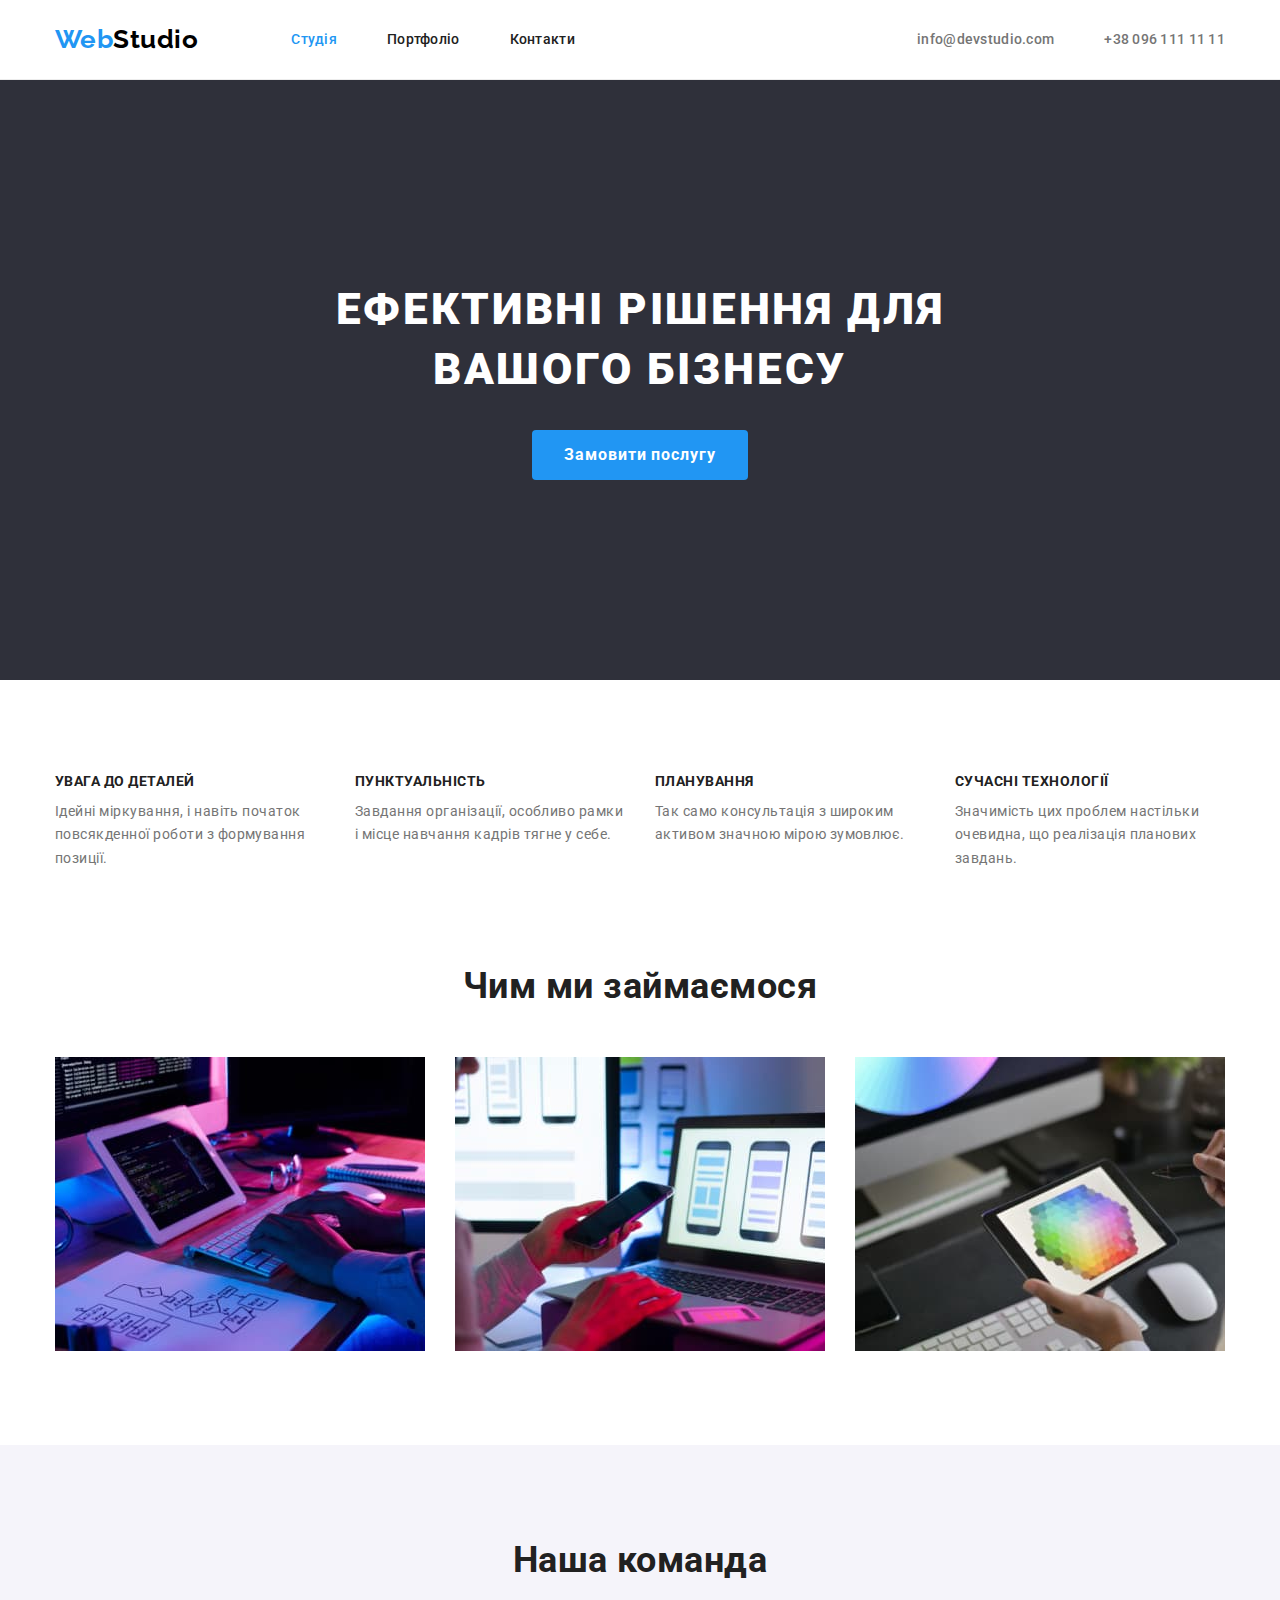
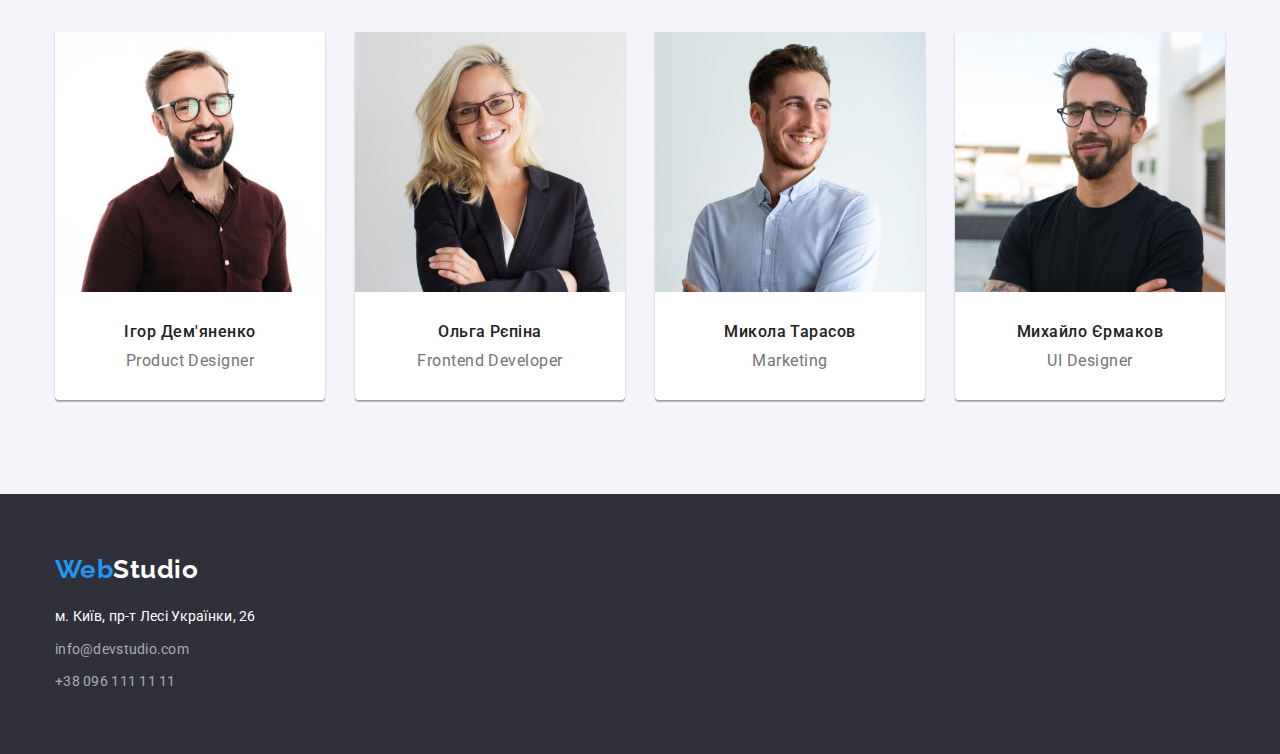
<file: index.html>
<!DOCTYPE html>
<html lang="uk">
  <head>
    <meta charset="UTF-8" />
    <meta http-equiv="X-UA-Compatible" content="IE=edge" />
    <meta name="viewport" content="width=device-width, initial-scale=1.0" />
    <title>homework-03</title>
    <link rel="preconnect" href="https://fonts.googleapis.com" />
    <link rel="preconnect" href="https://fonts.gstatic.com" crossorigin />
    <link
      href="https://fonts.googleapis.com/css2?family=Raleway:wght@700&family=Roboto:wght@400;500;700;900&display=swap"
      rel="stylesheet"
    />
    <link
      rel="stylesheet"
      href="https://cdn.jsdelivr.net/npm/modern-normalize@1.1.0/modern-normalize.min.css"
    />
    <link rel="stylesheet" href="./css/styles.css" />
  </head>
  <body>
    <!--Шапка-->
    <header class="header">
      <div class="container header-block">
        <nav class="nav-block">
          <a class="logo" lang="en" href="./index.html"><span class="logo-web">Web</span>Studio</a>
          <ul class="site-nav list">
            <li><a class="current" href="./index.html">Студія</a></li>
            <li><a href="./portfolio.html">Портфоліо</a></li>
            <li><a href="#">Контакти</a></li>
          </ul>
        </nav>
        <ul class="contacts list">
          <li><a href="mailto:info@devstudio.com">info@devstudio.com</a></li>
          <li><a href="tel:+380961111111">+38 096 111 11 11</a></li>
        </ul>
      </div>
    </header>
    <!--Основний контент-->
    <main>
      <!--Герой-->
      <section class="hero section">
        <div class="container hero-block">
          <h1 class="hero-title">Ефективні рішення для вашого бізнесу</h1>
          <button type="button" class="button">Замовити послугу</button>
        </div>
      </section>
      <!--Особливості-->

      <section class="features section">
        <div class="container">
          <h2 class="non-display">Особливості</h2>
          <ul class="list features-block">
            <li>
              <h3 class="features-title">УВАГА ДО ДЕТАЛЕЙ</h3>
              <p class="about-features">
                Ідейні міркування, і навіть початок повсякденної роботи з формування позиції.
              </p>
            </li>
            <li>
              <h3 class="features-title">ПУНКТУАЛЬНІСТЬ</h3>
              <p class="about-features">
                Завдання організації, особливо рамки і місце навчання кадрів тягне у себе.
              </p>
            </li>
            <li>
              <h3 class="features-title">ПЛАНУВАННЯ</h3>
              <p class="about-features">
                Так само консультація з широким активом значною мірою зумовлює.
              </p>
            </li>
            <li>
              <h3 class="features-title">СУЧАСНІ ТЕХНОЛОГІЇ</h3>
              <p class="about-features">
                Значимість цих проблем настільки очевидна, що реалізація планових завдань.
              </p>
            </li>
          </ul>
        </div>
      </section>

      <!--Чим ми займаємося-->
      <section class="work section">
        <div class="container">
          <h2 class="work-title">Чим ми займаємося</h2>
          <ul class="list work-block">
            <li class="work-item">
              <img src="./images/box1.jpg" alt="верстка_сторінок" width="370" />
            </li>
            <li class="work-item">
              <img src="./images/box2.jpg" alt="оформлення_сайту" width="370" />
            </li>
            <li class="work-item">
              <img src="./images/box3.jpg" alt="розробка_дизайну" width="370" />
            </li>
          </ul>
        </div>
      </section>

      <!--Наша команда-->

      <section class="team section">
        <div class="container">
          <h2 class="team-title">Наша команда</h2>
          <ul class="list team-block">
            <li>
              <img src="./images/img_Igor.jpg" alt="Дизайнер_продуктів" width="270" />
              <h3 class="team-member">Ігор Дем'яненко</h3>
              <p class="team-position" lang="en">Product Designer</p>
            </li>
            <li>
              <img src="./images/img_Olga.jpg" alt="Фронтенд-розробник" width="270" />
              <h3 class="team-member">Ольга Рєпіна</h3>
              <p class="team-position" lang="en">Frontend Developer</p>
            </li>
            <li>
              <img src="./images/img_Mykola.jpg" alt="Маркетинг-спеціаліст" width="270" />
              <h3 class="team-member">Микола Тарасов</h3>
              <p class="team-position" lang="en">Marketing</p>
            </li>
            <li>
              <img
                src="./images/img_Mykhailo.jpg"
                alt="Дизайнер_інтерфейсу_користувачів"
                width="270"
              />
              <h3 class="team-member">Михайло Єрмаков</h3>
              <p class="team-position" lang="en">UI Designer</p>
            </li>
          </ul>
        </div>
      </section>
    </main>
    <!--Футер-->
    <footer class="footer-block">
      <div class="container">
        <a class="footer-logo" lang="en" href="./index.html"
          ><span class="logo-web">Web</span>Studio</a
        >
        <address>
          <ul class="footer-contacts list">
            <li>
              <a class="adres" href="">м. Київ, пр-т Лесі Українки, 26</a>
            </li>
            <li><a href="mailto:info@devstudio.com">info@devstudio.com</a></li>
            <li><a href="tel:+380961111111">+38 096 111 11 11</a></li>
          </ul>
        </address>
      </div>
    </footer>
  </body>
</html>
</file>
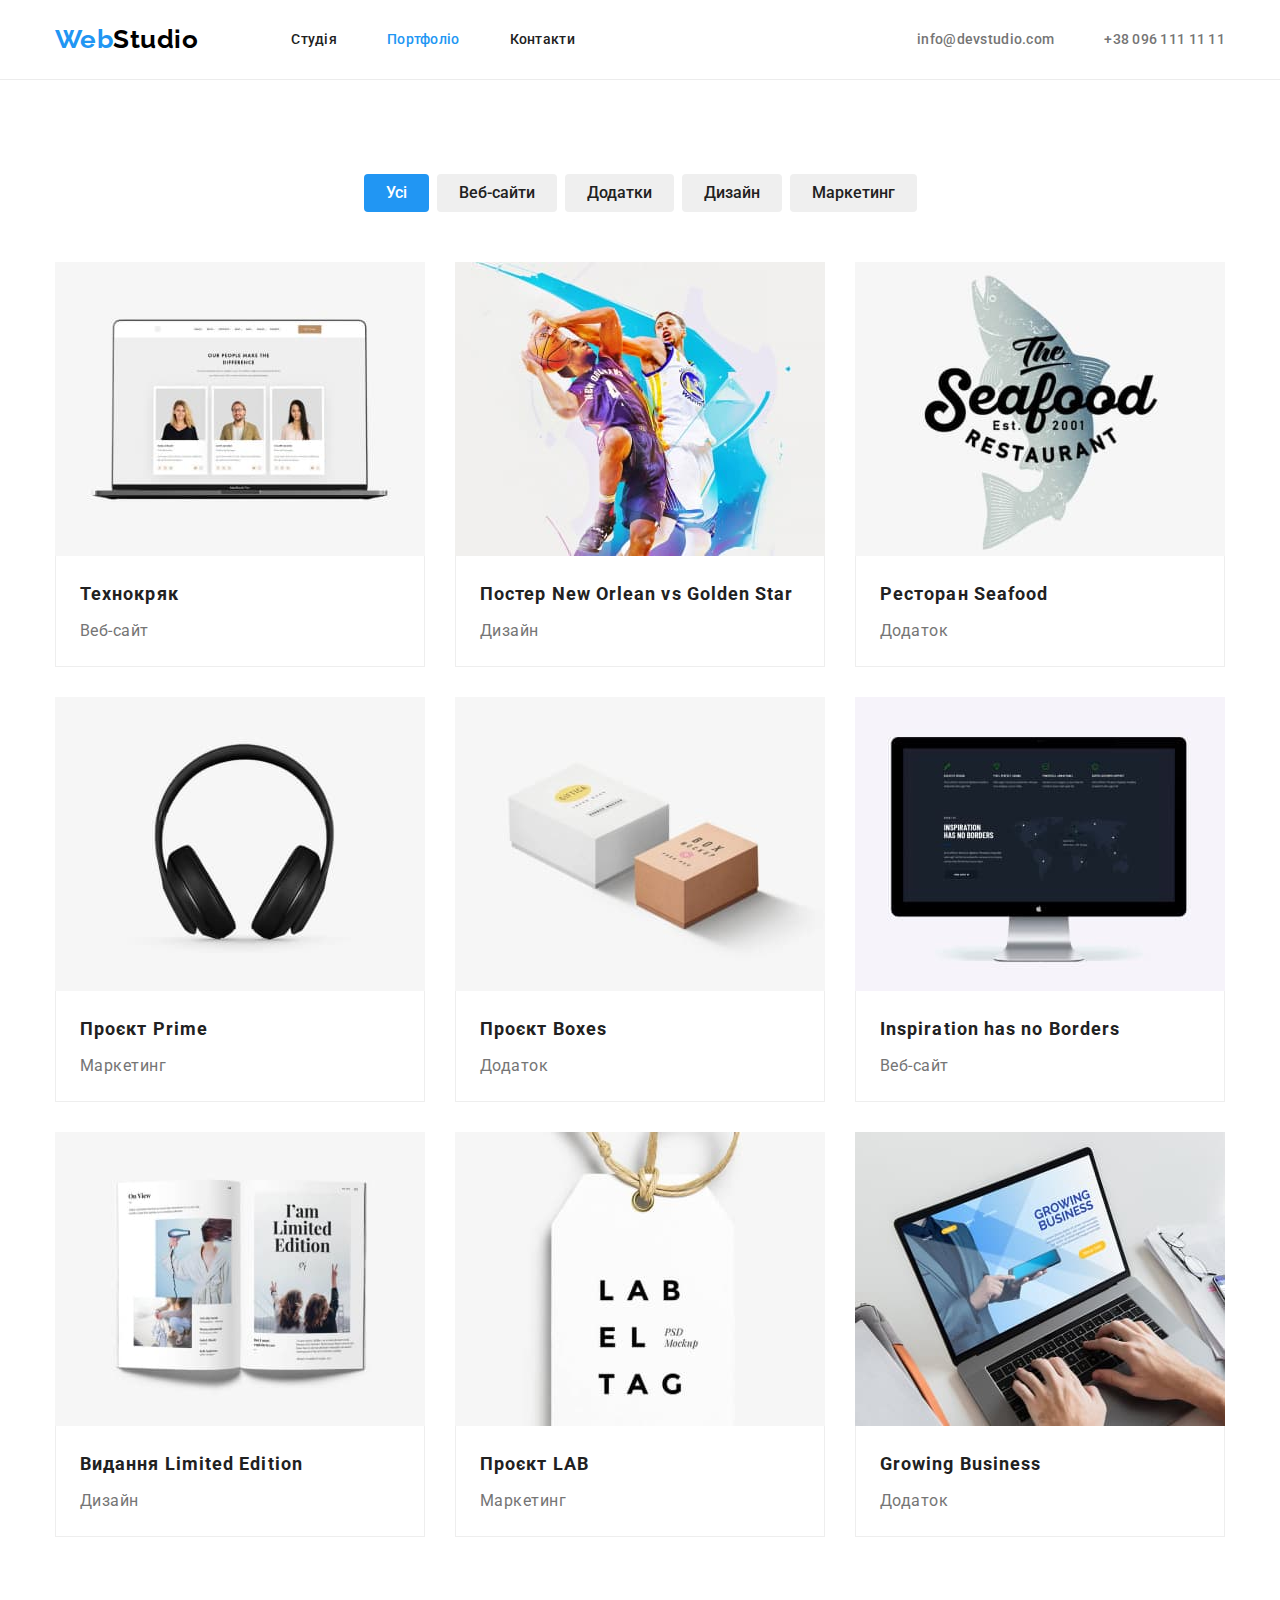
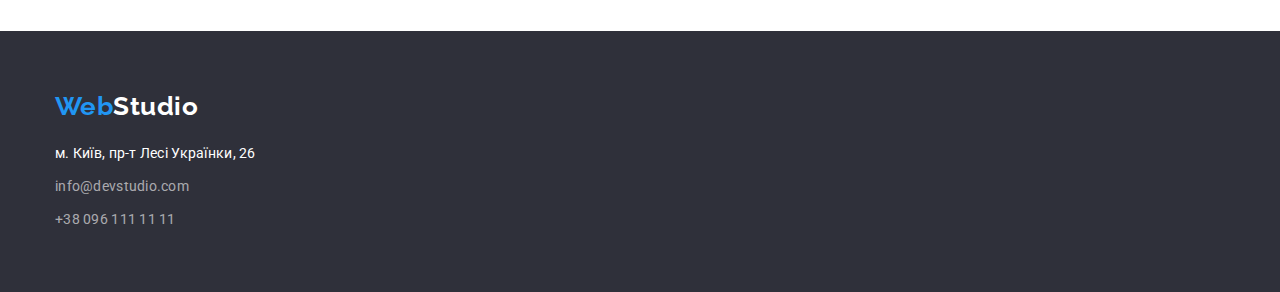
<file: portfolio.html>
<!DOCTYPE html>
<html lang="uk">
  <head>
    <meta charset="UTF-8" />
    <meta http-equiv="X-UA-Compatible" content="IE=edge" />
    <meta name="viewport" content="width=device-width, initial-scale=1.0" />
    <title>portfolio-homework-03</title>
    <link rel="preconnect" href="https://fonts.googleapis.com" />
    <link rel="preconnect" href="https://fonts.gstatic.com" crossorigin />
    <link
      href="https://fonts.googleapis.com/css2?family=Raleway:wght@700&family=Roboto:wght@400;500;700;900&display=swap"
      rel="stylesheet"
    />
    <link
      rel="stylesheet"
      href="https://cdn.jsdelivr.net/npm/modern-normalize@1.1.0/modern-normalize.min.css"
    />
    <link rel="stylesheet" href="./css/styles.css" />
  </head>
  <body>
    <!--Шапка-->
    <header class="header">
      <div class="container header-block">
        <nav class="nav-block">
          <a class="logo" lang="en" href="./index.html"><span class="logo-web">Web</span>Studio</a>
          <ul class="site-nav list">
            <li><a href="./index.html">Студія</a></li>
            <li><a class="current" href="./portfolio.html">Портфоліо</a></li>
            <li><a href="#">Контакти</a></li>
          </ul>
        </nav>
        <ul class="contacts list">
          <li><a href="mailto:info@devstudio.com">info@devstudio.com</a></li>
          <li><a href="tel:+380961111111">+38 096 111 11 11</a></li>
        </ul>
      </div>
    </header>

    <!--Основний контент-->
    <main>
      <section class="buttons section">
        <div class="container">
          <h1 class="non-display">кнопки для прикладів</h1>
          <ul class="list buttons-block">
            <li><button class="button-portf current" type="button">Усі</button></li>
            <li><button class="button-portf" type="button">Веб-сайти</button></li>
            <li><button class="button-portf" type="button">Додатки</button></li>
            <li><button class="button-portf" type="button">Дизайн</button></li>
            <li><button class="button-portf" type="button">Маркетинг</button></li>
          </ul>
          <!-- Приклади робіт -->
          <ul class="list example-block">
            <li>
              <img src="./images/portfolio/technocrack.jpg" alt="Приклад-сайту" width="370" />
              <div class="box">
                <h2 class="example-title">Технокряк</h2>
                <p class="example-group">Веб-сайт</p>
              </div>
            </li>
            <li>
              <img src="./images/portfolio/new-orlean.jpg" alt="Приклад-дизайну" width="370" />
              <div class="box">
                <h2 class="example-title">Постер New Orlean vs Golden Star</h2>
                <p class="example-group">Дизайн</p>
              </div>
            </li>
            <li>
              <img src="./images/portfolio/seafood.jpg" alt="Приклад-додатків" width="370" />
              <div class="box">
                <h2 class="example-title">Ресторан Seafood</h2>
                <p class="example-group">Додаток</p>
              </div>
            </li>
            <li>
              <img src="./images/portfolio/project-prime.jpg" alt="Маркетинг-проект" width="370" />
              <div class="box">
                <h2 class="example-title">Проєкт Prime</h2>
                <p class="example-group">Маркетинг</p>
              </div>
            </li>
            <li>
              <img src="./images/portfolio/boxes-project.jpg" alt="Проект-з-коробки" width="370" />
              <div class="box">
                <h2 class="example-title">Проєкт Boxes</h2>
                <p class="example-group">Додаток</p>
              </div>
            </li>
            <li>
              <img
                src="./images/portfolio/inspiration.jpg"
                alt="Натхнення-не-має-меж"
                width="370"
              />
              <div class="box">
                <h2 class="example-title">Inspiration has no Borders</h2>
                <p class="example-group">Веб-сайт</p>
              </div>
            </li>
            <li>
              <img src="./images/portfolio/limited-edition.jpg" alt="Обмежений-тираж" width="370" />
              <div class="box">
                <h2 class="example-title">Видання Limited Edition</h2>
                <p class="example-group">Дизайн</p>
              </div>
            </li>
            <li>
              <img src="./images/portfolio/lab-project.jpg" alt="Розробка-лейблу" width="370" />
              <div class="box">
                <h2 class="example-title">Проєкт LAB</h2>
                <p class="example-group">Маркетинг</p>
              </div>
            </li>
            <li>
              <img src="./images/portfolio/business.jpg" alt="Зростаючий-бізнес" width="370" />
              <div class="box">
                <h2 class="example-title">Growing Business</h2>
                <p class="example-group">Додаток</p>
              </div>
            </li>
          </ul>
        </div>
      </section>
    </main>
    <!--Футер-->
    <footer class="footer-block">
      <div class="container">
        <a class="footer-logo" lang="en" href="./index.html"
          ><span class="logo-web">Web</span>Studio</a
        >
        <address>
          <ul class="footer-contacts list">
            <li>
              <a class="adres" href="">м. Київ, пр-т Лесі Українки, 26</a>
            </li>
            <li><a href="mailto:info@devstudio.com">info@devstudio.com</a></li>
            <li><a href="tel:+380961111111">+38 096 111 11 11</a></li>
          </ul>
        </address>
      </div>
    </footer>
  </body>
</html>
</file>
<file: css/styles.css>
:root {
  --white-color: #ffffff;
  --background-col: #ffffff;
  --color-hover: #2196f3;
  --hero-text-color: #ffffff;
  --logo-text-col: #000000;
  --title-text-color: #212121;
  --text-color: #757575;
  --background-hero-footer-col: #2f303a;
  --background-section-col: #f5f4fa;
  --footer-text-color: rgba(255, 255, 255, 0.6);
}

body {
  background-color: var(--background-col);
  color: var(--text-color);
  font-family: Roboto, sans-serif;
  letter-spacing: 0.03em;
}

h1,
h2,
h3,
h4,
p {
  margin-top: 0;
  margin-bottom: 0;
}

ul,
ol {
  margin-top: 0;
  margin-bottom: 0;
  padding-left: 0;
}

img {
  display: block;
}

.container {
  width: 1200px;
  margin-left: auto;
  margin-right: auto;
  padding-left: 15px;
  padding-right: 15px;
}

a {
  text-decoration: none;
}

.list {
  list-style: none;
  font-style: normal;
}

/* ---Шапка--- */
header {
  border-bottom: 1px solid #ececec;
}
.logo-web {
  color: var(--color-hover);
}

.logo {
  color: var(--logo-text-col);
  margin-right: 93px;
}

.logo,
.logo-web,
.footer-logo {
  font-family: Raleway, sans-serif;
  font-weight: 700;
  font-size: 26px;
  line-height: 1.19;
}

.header {
  padding-top: 24px;
  padding-bottom: 24px;
}

.header-block {
  display: flex;
  align-items: center;
  justify-content: space-between;
}

.nav-block {
  display: flex;
  align-items: center;
}

.site-nav {
  display: flex;
  column-gap: 50px;
}

.contacts {
  display: flex;
  column-gap: 50px;
}

.site-nav .current {
  color: var(--color-hover);
}

.buttons .current {
  background-color: var(--color-hover);
  color: #ffffff;
}
.site-nav a {
  color: var(--title-text-color);
  font-weight: 500;
  font-size: 14px;
  line-height: 1.14;
  letter-spacing: 0.02em;
}

.site-nav a:hover,
.site-nav a:focus,
.contacts a:hover,
.contacts a:focus {
  color: var(--color-hover);
}

.contacts a {
  color: var(--text-color);
  font-weight: 500;
  font-size: 14px;
  line-height: 1.71;
  letter-spacing: 0.02em;
}

/* ---Основний контент--- */

/* Герой */
.section {
  padding-top: 94px;
  padding-bottom: 94px;
}
.hero {
  background-color: var(--background-hero-footer-col);
  padding-top: 200px;
  padding-bottom: 200px;
  text-align: center;
}

.hero-title {
  color: var(--hero-text-color);
  font-weight: 900;
  font-size: 44px;
  line-height: 1.36;
  text-align: center;
  letter-spacing: 0.06em;
  text-transform: uppercase;
  width: 696px;
  margin-bottom: 30px;
  margin-left: auto;
  margin-right: auto;
}

.button {
  color: var(--hero-text-color);
  background-color: var(--color-hover);
  font-weight: 700;
  font-size: 16px;
  line-height: 1.88;
  min-width: 216px;
  height: 50px;
  padding: 10px 32px;
  letter-spacing: 0.06em;
  border-radius: 4px;
  border: transparent;
}

.button,
.button-portf {
  cursor: pointer;
  font-family: inherit;
  padding: 6px 22px;
}

.button-portf {
  color: var(--title-text-color);
  font-weight: 500;
  font-size: 16px;
  line-height: 1.63;
  text-align: center;
  border: transparent;
  border-radius: 4px;
}

.button-portf:hover,
.button-portf:focus,
.button-portf:active {
  color: var(--hero-text-color);
  background-color: var(--color-hover);
}

.buttons-block {
  display: flex;
  justify-content: center;
  margin-bottom: 50px;
}

.buttons-block li:not(:last-child) {
  margin-right: 8px;
}

/* Особливості */

.non-display {
  position: absolute;
  white-space: nowrap;
  width: 1px;
  height: 1px;
  overflow: hidden;
  border: 0;
  padding: 0;
  clip: rect(0 0 0 0);
  clip-path: inset(50%);
  margin: -1px;
}

.features-block {
  display: flex;
  justify-content: space-between;
  gap: 30px;
}

.features-block li {
  flex-basis: calc((100% - 90px) / 4);
}

.features-title {
  color: var(--title-text-color);
  font-size: 14px;
  line-height: 1.14;
  text-transform: uppercase;
  padding-bottom: 10px;
}

.about-features {
  font-weight: 400;
  font-size: 14px;
  line-height: 1.71;
}

/* Чим ми займаємося */

.work {
  padding-top: 0;
}

.work-title,
.team-title {
  color: var(--title-text-color);
  font-size: 36px;
  line-height: 1.17;
  margin-bottom: 50px;
  text-align: center;
}

.work-block {
  display: flex;
  flex-wrap: wrap;
  gap: 30px;
}

.work-item {
  flex-basis: calc((100% - 60px) / 3);
}

/* Наша команда */

.team {
  background-color: var(--background-section-col);
}

.team-member {
  color: var(--title-text-color);
  font-weight: 500;
  font-size: 16px;
  line-height: 1.19;
  text-align: center;
  padding-top: 30px;
}

.team-position {
  font-weight: 400;
  font-size: 16px;
  line-height: 1.19;
  text-align: center;
  margin-top: 10px;
  padding-bottom: 30px;
}

.team-block {
  display: flex;
  flex-wrap: wrap;
  gap: 30px;
}

.team-block li {
  flex-basis: calc((100% - 90px) / 4);
  background: var(--white-color);
  box-shadow: 0px 1px 3px rgba(0, 0, 0, 0.12), 0px 1px 1px rgba(0, 0, 0, 0.14),
    0px 2px 1px rgba(0, 0, 0, 0.2);
  border-radius: 0px 0px 4px 4px;
}

/* Приклади робіт - стор.Портфоліо */

.example-title {
  color: var(--title-text-color);
  font-size: 18px;
  line-height: 2;
  letter-spacing: 0.06em;
  margin-bottom: 4px;
}

.example-group {
  font-weight: 400;
  font-size: 16px;
  line-height: 1.88;
}

.example-block {
  display: flex;
  flex-wrap: wrap;
  gap: 30px;
}
.example-block li {
  flex-basis: calc((100% - 60px) / 3);
}

.box {
  border-right: 1px solid #eeeeee;
  border-left: 1px solid #eeeeee;
  border-bottom: 1px solid #eeeeee;
  padding: 20px 24px;
}

/* ---Футер--- */

.footer-block {
  background-color: var(--background-hero-footer-col);
  padding-top: 60px;
  padding-bottom: 60px;
}

.footer-logo {
  color: var(--white-color);
  display: inline-block;
  margin-bottom: 20px;
}

footer a {
  color: var(--footer-text-color);
}

.footer-contacts .adres {
  color: var(--white-color);
}

.footer-contacts a {
  font-weight: 400;
  font-size: 14px;
  line-height: 1.71;
  letter-spacing: 0.02em;
}

.footer-contacts li:nth-child(-n + 2) {
  margin-bottom: 9px;
}
</file>
